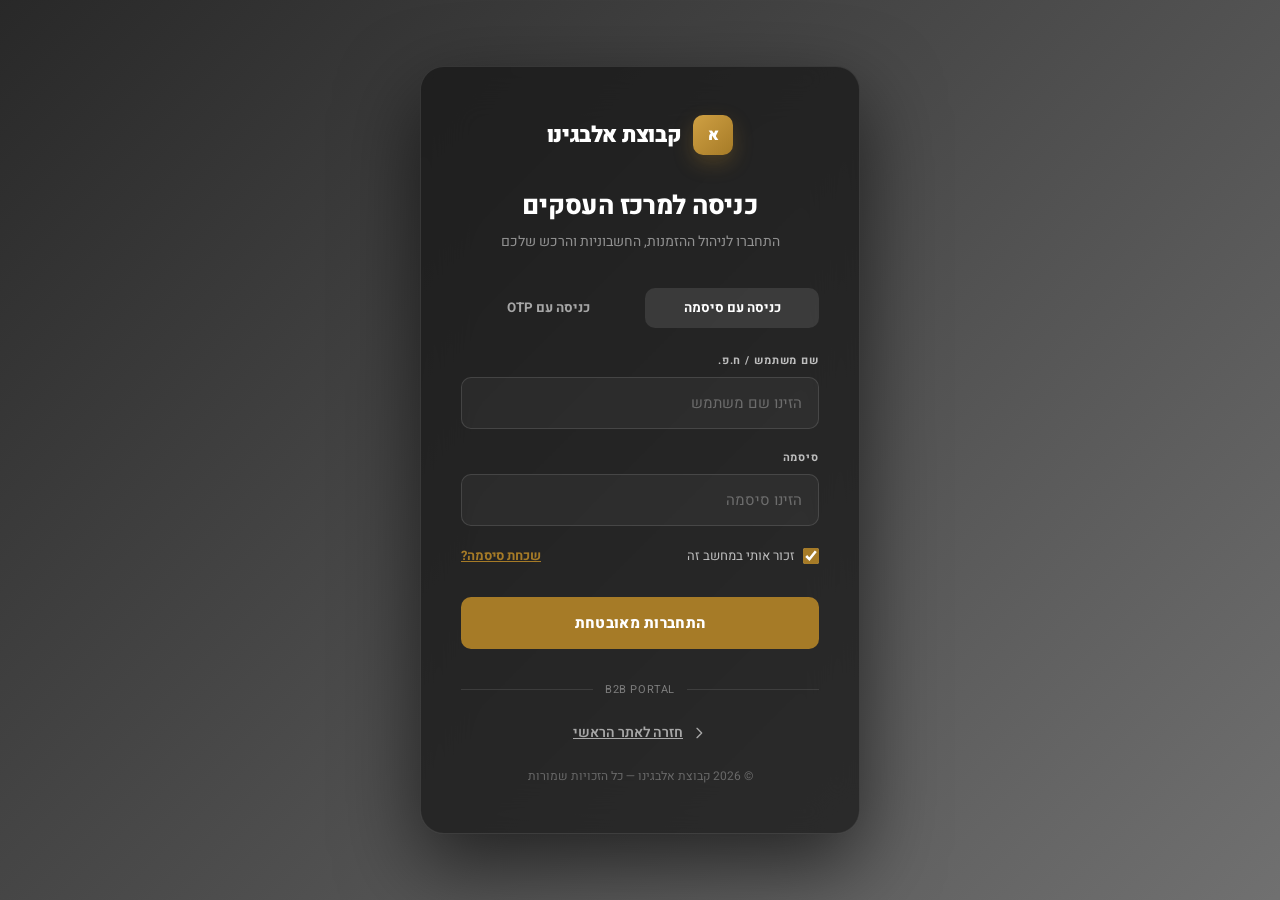
<file: login.html>
<!DOCTYPE html>
<html lang="he" dir="rtl">
<head>
<meta charset="UTF-8"/><meta name="viewport" content="width=device-width,initial-scale=1.0"/>
<title>התחברות — קבוצת אלבגינו</title>
<link rel="preconnect" href="https://fonts.googleapis.com"/>
<link rel="preconnect" href="https://fonts.gstatic.com" crossorigin/>
<link href="https://fonts.googleapis.com/css2?family=Heebo:wght@300;400;500;600;700;800;900&display=swap" rel="stylesheet"/>
<style>
*,*::before,*::after{box-sizing:border-box;margin:0;padding:0}
:root{--gold:#A67B27;--gold-light:#CFA043;--ink:#111111;--ink2:#2A2A2A;--white:#FFFFFF}
html,body{height:100%}
body{
  font-family:'Heebo',sans-serif;
  background:url('https://images.unsplash.com/photo-1600585152220-90363fe7e115?w=2000&q=80') center/cover no-repeat;
  color:var(--white);
  -webkit-font-smoothing:antialiased;
  display:flex;align-items:center;justify-content:center;
  padding:24px;
}
body::before{
  content:'';position:absolute;inset:0;
  background:linear-gradient(135deg,rgba(17,17,17,.9) 0%,rgba(17,17,17,.6) 100%);
  z-index:0;
}

.login-card{
  position:relative;z-index:1;
  width:100%;max-width:440px;
  background:rgba(20,20,20,.7);
  backdrop-filter:blur(24px);-webkit-backdrop-filter:blur(24px);
  border:1px solid rgba(255,255,255,.1);
  border-radius:24px;
  padding:48px 40px;
  box-shadow:0 30px 80px rgba(0,0,0,.6);
}
.login-logo{display:flex;align-items:center;justify-content:center;margin-bottom:32px}
.login-logo-icon{width:40px;height:40px;border-radius:10px;background:linear-gradient(135deg,var(--gold-light),var(--gold));display:flex;align-items:center;justify-content:center;font-weight:900;font-size:16px;color:#fff;margin-left:12px;box-shadow:0 8px 20px rgba(166,123,39,.3)}
.login-logo-text{font-weight:900;font-size:22px;letter-spacing:-.02em;color:#fff}

.login-heading{text-align:center;margin-bottom:36px}
.login-heading h1{font-size:26px;font-weight:800;letter-spacing:-.01em;margin-bottom:6px}
.login-heading p{font-size:14px;color:rgba(255,255,255,.5)}

.field{margin-bottom:20px}
.field label{display:block;font-size:11px;font-weight:700;color:rgba(255,255,255,.7);letter-spacing:.08em;margin-bottom:8px;text-transform:uppercase}
.field input{
  width:100%;padding:14px 16px;
  border:1px solid rgba(255,255,255,.12);border-radius:10px;
  font-family:'Heebo',sans-serif;font-size:15px;color:#fff;
  background:rgba(255,255,255,.04);outline:none;
  transition:all .25s;
}
.field input:focus{
  border-color:var(--gold);
  background:rgba(255,255,255,.08);
  box-shadow:0 0 0 4px rgba(166,123,39,.15);
}
.field input::placeholder{color:rgba(255,255,255,.3)}

.meta-row{display:flex;align-items:center;justify-content:space-between;margin-bottom:32px}
.meta-row label{display:flex;align-items:center;gap:8px;font-size:13px;color:rgba(255,255,255,.7);cursor:pointer}
.meta-row input[type=checkbox]{accent-color:var(--gold);width:16px;height:16px}
.forgot{font-size:13px;color:var(--gold);font-weight:700;transition:color .2s}
.forgot:hover{color:var(--gold-light)}

.btn-login{
  width:100%;padding:15px;border:none;border-radius:10px;
  background:var(--gold);color:#fff;
  font-family:'Heebo',sans-serif;font-size:15px;font-weight:800;
  cursor:pointer;transition:all .3s cubic-bezier(.4,0,.2,1);
  letter-spacing:.02em;
}
.btn-login:hover{background:var(--gold-light);transform:translateY(-2px);box-shadow:0 8px 24px rgba(166,123,39,.3)}
.btn-login:active{transform:translateY(0)}
.btn-login:disabled{opacity:.6;cursor:default;transform:none}

.divider{display:flex;align-items:center;gap:12px;margin:32px 0 24px}
.divider::before,.divider::after{content:'';flex:1;height:1px;background:rgba(255,255,255,.1)}
.divider span{font-size:11px;color:rgba(255,255,255,.4);white-space:nowrap;letter-spacing:.05em}

.back-link{
  display:flex;align-items:center;justify-content:center;gap:8px;
  font-size:14px;font-weight:600;color:rgba(255,255,255,.6);
  transition:color .2s;
}
.back-link:hover{color:#fff}
.back-link svg{width:16px;height:16px;stroke:currentColor;fill:none;stroke-width:2}

.login-footer{text-align:center;margin-top:24px;font-size:12px;color:rgba(255,255,255,.3)}

.login-spinner{display:none;width:18px;height:18px;border:2px solid rgba(255,255,255,.3);border-top-color:#fff;border-radius:50%;animation:sp .5s linear infinite;margin:0 auto}
@keyframes sp{to{transform:rotate(360deg)}}
.login-error{display:none;background:rgba(220,38,38,.1);border:1px solid rgba(220,38,38,.2);border-radius:10px;padding:12px 16px;margin-bottom:20px;font-size:13px;color:#ef4444;font-weight:600;text-align:center}
.login-error.show{display:block;animation:shake .35s}
@keyframes shake{25%{transform:translateX(-4px)}75%{transform:translateX(4px)}}
</style>
</head>
<body>
<div class="login-card">
  <div class="login-logo">
    <div class="login-logo-icon">א</div><div class="login-logo-text">קבוצת אלבגינו</div>
  </div>
  <div class="login-heading">
    <h1>כניסה למרכז העסקים</h1>
    <p>התחברו לניהול ההזמנות, החשבוניות והרכש שלכם</p>
  </div>
  <div class="login-error" id="err">שם משתמש או סיסמה שגויים</div>
  <div class="login-tabs" style="display:flex;gap:10px;margin-bottom:24px">
    <button class="ltab active" onclick="setLoginType('pwd')" style="flex:1;padding:10px;border:none;border-radius:10px;background:rgba(255,255,255,.1);color:#fff;font-weight:700;font-family:inherit;cursor:pointer">כניסה עם סיסמה</button>
    <button class="ltab" onclick="setLoginType('otp')" style="flex:1;padding:10px;border:none;border-radius:10px;background:transparent;color:rgba(255,255,255,.6);font-weight:700;font-family:inherit;cursor:pointer">כניסה עם OTP</button>
  </div>
  <form onsubmit="return doLogin(event)" id="loginForm">
    <!-- Password Fields -->
    <div id="pwd-fields">
      <div class="field"><label>שם משתמש / ח.פ.</label><input type="text" id="u" placeholder="הזינו שם משתמש"/></div>
      <div class="field"><label>סיסמה</label><input type="password" id="p" placeholder="הזינו סיסמה"/></div>
      <div class="meta-row"><label><input type="checkbox" checked/> זכור אותי במחשב זה</label><a href="#" class="forgot">שכחת סיסמה?</a></div>
    </div>
    <!-- OTP Fields -->
    <div id="otp-fields" style="display:none">
      <div class="field"><label>מספר טלפון נייד</label><input type="tel" id="u_phone" placeholder="05X-XXXXXXX"/></div>
      <div class="field" id="otp-code-field" style="display:none;margin-bottom:12px"><label>קוד OTP (נשלח ב-SMS)</label><input type="text" id="otp_code" placeholder="הזינו קוד 6 ספרות" style="text-align:center;letter-spacing:4px;font-size:18px"/></div>
      <button type="button" class="btn-login" id="btn-send-otp" onclick="sendOtp()" style="background:rgba(255,255,255,.1);margin-bottom:20px;border:1px solid rgba(255,255,255,.2)">שליחת קוד לנייד</button>
    </div>
    <button type="submit" class="btn-login" id="btn"><span id="btxt">התחברות מאובטחת</span><div class="login-spinner" id="bsp"></div></button>
  </form>
  <div class="divider"><span>B2B PORTAL</span></div>
  <a href="index.html" class="back-link"><svg viewBox="0 0 24 24"><path stroke-linecap="round" stroke-linejoin="round" d="M9 5l7 7-7 7"/></svg>חזרה לאתר הראשי</a>
  <div class="login-footer">© 2026 קבוצת אלבגינו — כל הזכויות שמורות</div>
</div>
<script>
let loginType = 'pwd';
function setLoginType(type) {
  loginType = type;
  document.querySelectorAll('.ltab').forEach(t => { t.style.background='transparent'; t.style.color='rgba(255,255,255,.6)'; });
  event.target.style.background='rgba(255,255,255,.1)';
  event.target.style.color='#fff';
  if(type === 'pwd') {
    document.getElementById('pwd-fields').style.display='block';
    document.getElementById('otp-fields').style.display='none';
    document.getElementById('btn').style.display='block';
  } else {
    document.getElementById('pwd-fields').style.display='none';
    document.getElementById('otp-fields').style.display='block';
    document.getElementById('btn').style.display='none'; // Hidden until OTP sent
  }
}
function sendOtp() {
  var phone = document.getElementById('u_phone').value;
  if(!phone) return alert('נא להזין מספר טלפון');
  document.getElementById('btn-send-otp').innerText = 'קוד נשלח שוב בהצלחה';
  document.getElementById('otp-code-field').style.display = 'block';
  document.getElementById('btn').style.display='block';
}
function doLogin(e){
  e.preventDefault();
  var btn=document.getElementById('btn'),txt=document.getElementById('btxt'),sp=document.getElementById('bsp');
  txt.style.display='none';sp.style.display='block';btn.disabled=true;
  setTimeout(function(){window.location.href='dashboard.html'},900);
  return false;
}
</script>
</body>
</html>
</file>
